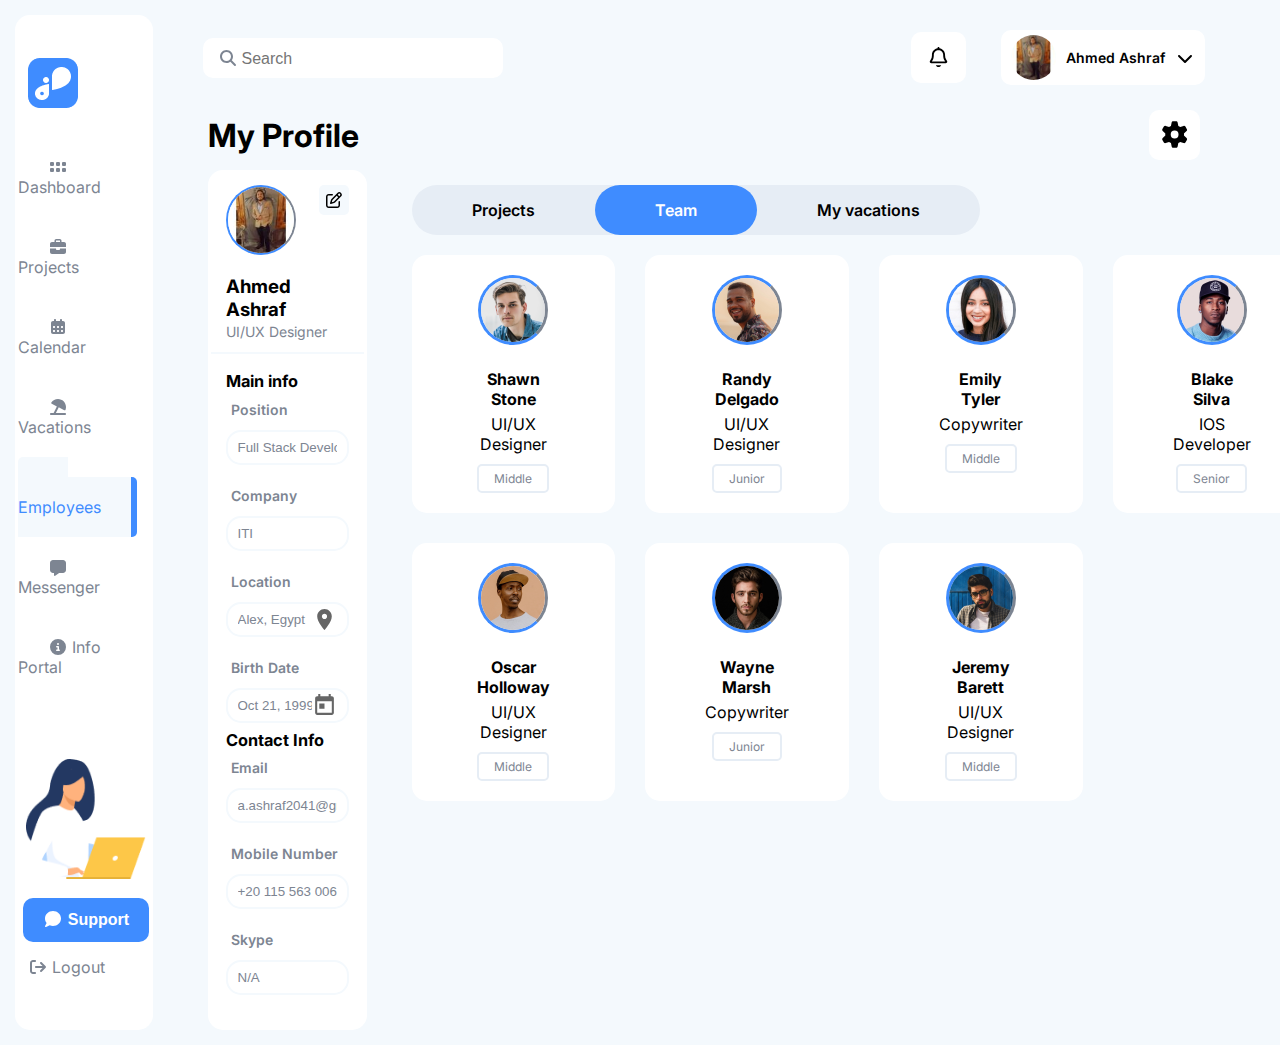
<file: profile.html>
<!DOCTYPE html>
<html lang="en">

<head>
    <meta charset="UTF-8">
    <meta name="viewport" content="width=device-width, initial-scale=1.0">
    <title>Profile</title>
    <link href="https://fonts.googleapis.com/css2?family=Inter:wght@400;500;600;700&display=swap" rel="stylesheet">
    <link rel="stylesheet" href="style/all.min.css">
    <link rel="stylesheet" href="style/profile.css">

</head>

<body>
    <aside class="sidebar">
        <div class="list">
            <img src="images/Company's logo.png" alt="Logo">
            <nav class="sidebar-nav">
                <ul>
                    <ul>
                        <li><a href="index.html"><i class="fa-solid fa-grip"></i> Dashboard</a>
                        </li>
                        <li><a href="projects.html"><i class="fa-solid fa-briefcase"></i> Projects</a></li>
                        <li><a href="#"><i class="fa-solid fa-calendar-days"></i> Calendar</a></li>
                        <li><a href="#"><i class="fa-solid fa-umbrella-beach"></i> Vacations</a></li>
                        <li><a class="active" href="profile.html"><i class="fa-solid fa-users"></i> Employees</a></li>
                        <li><a href="#"><i class="fa-solid fa-message"></i> Messenger</a></li>
                        <li><a href="#"><i class="fa-solid fa-circle-info"></i> Info Portal</a></li>
                    </ul>
                </ul>
            </nav>
        </div>
        <div class="logout">
            <div class="laptop_image">
                <img src="images/illustration.png" alt="Laptop">
            </div>
            <div class="button">
                <button><i class="fa-solid fa-comment"></i> Support</button>
            </div>
            <div class="logout_text">
                <p><i class="fa-solid fa-arrow-right-from-bracket"></i> Logout</p>
            </div>
        </div>
    </aside>
    <main>
        <div class="navbar">
            <div class="search">
                <i class="fa-solid fa-magnifying-glass"></i>
                <input type="text" placeholder="Search">
            </div>
            <div class="profile">
                <div class="bell_icon">
                    <i class="fa-regular fa-bell"></i>
                </div>
                <div class="profile_content">
                    <img src="images/profile_pic.jpg" alt="Profile Picture">
                    <p>Ahmed Ashraf</p>
                    <i class="fa-solid fa-chevron-down"></i>
                </div>
            </div>
        </div>
        <div class="content">
            <div class="profile">
                <h1>My Profile</h1>
            </div>
            <div class="gear_btn">
                <div class="gear_icon">
                    <i class="fa-solid fa-gear"></i>
                </div>
            </div>
        </div>


        <div class="profile_section">
            <!-- section -->
            <section class="info">
                <div class="info_header">
                    <img src="images/profile_pic.jpg" alt="Picture">
                    <div class="icon">
                        <div class="icon_pen">
                            <i class="fa-regular fa-pen-to-square"></i>
                        </div>
                    </div>
                </div>
                <div class="info_intro">
                    <h3>Ahmed Ashraf</h3>
                    <p>UI/UX Designer</p>
                </div>
                <div class="main_info">
                    <h3>Main info</h3>
                    <form action="#" method="post">
                        <div class="form_group">
                            <div class="position">
                                <label for="position">Position</label>
                                <input type="text" id="position" name="position" value="Full Stack Developer" readonly>
                            </div>
                            <div class="company">
                                <label for="company">Company</label>
                                <input type="text" id="company" name="company" value="ITI" readonly>
                            </div>
                            <div class="location">
                                <label for="location">Location</label>
                                <input type="text" id="location" name="location" value="Alex, Egypt " readonly>
                            </div>
                            <div class="birthdate">
                                <label for="birthdate">Birth Date</label>
                                <input type="text" id="birthdate" name="birthdate" value="Oct 21, 1999" readonly>
                            </div>
                        </div>
                    </form>
                    <h3>Contact Info</h3>
                    <form action="#" method="post">
                        <div class="form_group">
                            <div class="email">
                                <label for="email">Email</label>
                                <input type="email" id="email" name="email" value="a.ashraf2041@gmail.com" readonly>
                            </div>
                            <div class="phone">
                                <label for="phone">Mobile Number</label>
                                <input type="tel" id="phone" name="phone" value="+20 115 563 0065" readonly>
                            </div>
                            <div class="skype">
                                <label for="skype">Skype</label>
                                <input type="text" id="skype" name="skype" value="N/A" readonly>
                            </div>
                        </div>
                    </form>
                </div>
            </section>
            <section class="team_info">
                <div class="header">
                    <ul>
                        <li><a href="projects.html">Projects</a></li>
                        <li class="active"><a href="profile.html">Team</a></li>
                        <li><a href="#">My vacations</a></li>
                    </ul>
                </div>
                <div class="team_cards">
                    <div class="team_card">
                        <img src="images/team1.png" alt="team img 1">
                        <h4>Shawn Stone</h4>
                        <p>UI/UX Designer</p>
                        <span>Middle</span>
                    </div>
                    <div class="team_card">
                        <img src="images/team2.png" alt="team img 2">
                        <h4>Randy Delgado</h4>
                        <p>UI/UX Designer</p>
                        <span>Junior</span>
                    </div>
                    <div class="team_card">
                        <img src="images/team3.png" alt="team img 3">
                        <h4>Emily Tyler</h4>
                        <p>Copywriter</p>
                        <span>Middle</span>
                    </div>
                    <div class="team_card">
                        <img src="images/team4.png" alt="team img 4">
                        <h4>Blake Silva</h4>
                        <p>IOS Developer</p>
                        <span>Senior</span>
                    </div>
                    <div class="team_card">
                        <img src="images/team5.png" alt="team img 5">
                        <h4>Oscar Holloway</h4>
                        <p>UI/UX Designer</p>
                        <span>Middle</span>
                    </div>
                    <div class="team_card">
                        <img src="images/team6.png" alt="team img 6">
                        <h4>Wayne Marsh</h4>
                        <p>Copywriter</p>
                        <span>Junior</span>
                    </div>
                    <div class="team_card">
                        <img src="images/team7.png" alt="team img 7">
                        <h4>Jeremy Barett</h4>
                        <p>UI/UX Designer</p>
                        <span>Middle</span>
                    </div>
                </div>
            </section>
        </div>

    </main>
    <script src="js/all.min.js"></script>
</body>
</file>
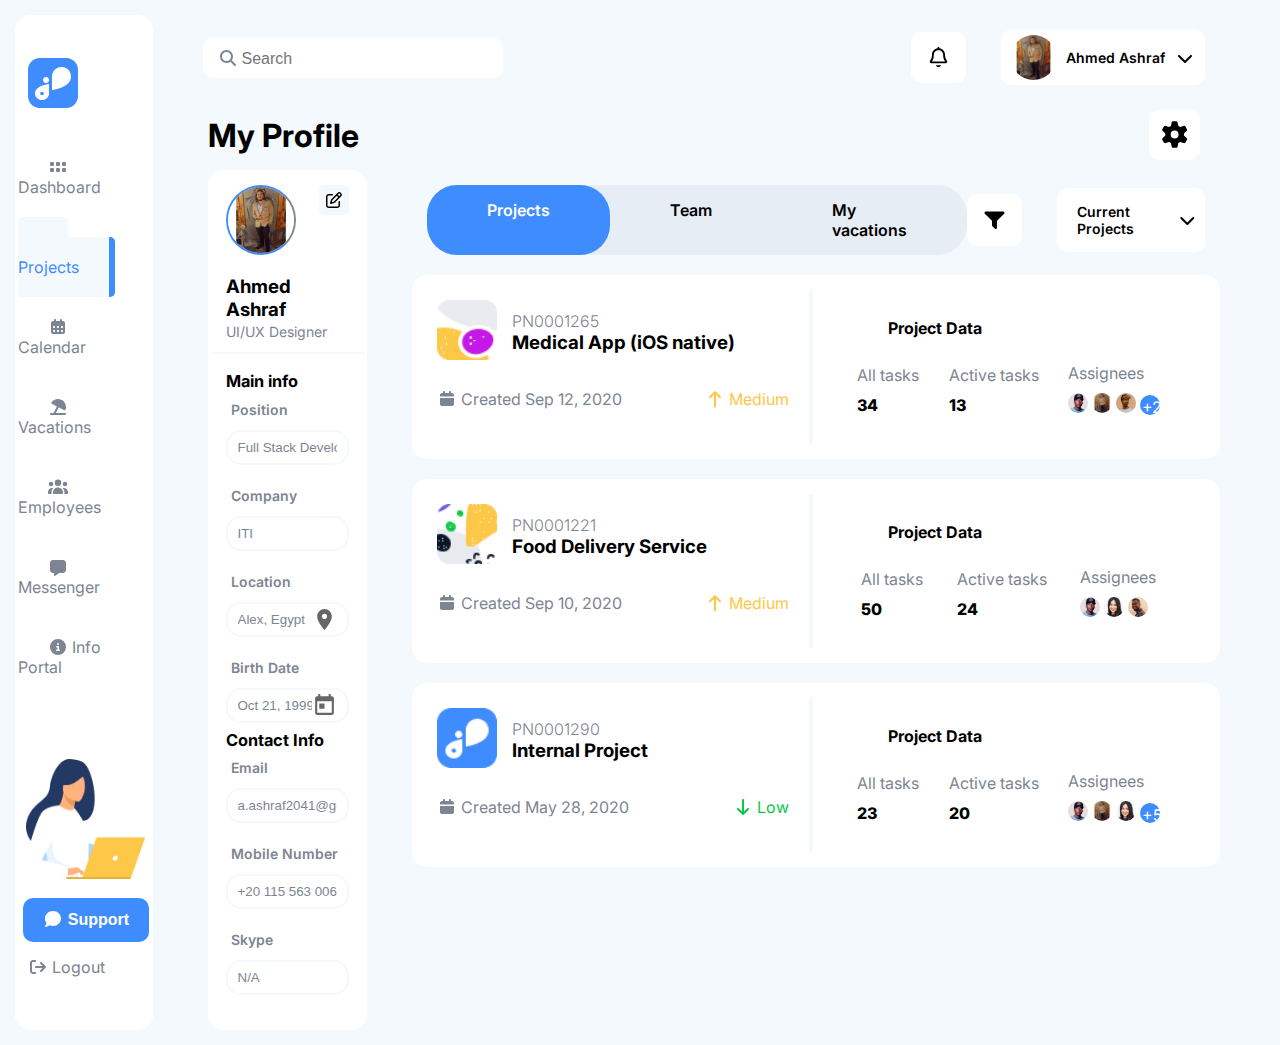
<file: projects.html>
<!DOCTYPE html>
<html lang="en">

<head>
    <meta charset="UTF-8">
    <meta name="viewport" content="width=device-width, initial-scale=1.0">
    <title>Profile</title>
    <link href="https://fonts.googleapis.com/css2?family=Inter:wght@400;500;600;700&display=swap" rel="stylesheet">
    <link rel="stylesheet" href="style/all.min.css">
    <link rel="stylesheet" href="style/projects.css">

</head>

<body>
    <aside class="sidebar">
        <div class="list">
            <img src="images/Company's logo.png" alt="Logo">
            <nav class="sidebar-nav">
                <ul>
                    <ul>
                        <li><a href="index.html"><i class="fa-solid fa-grip"></i> Dashboard</a>
                        </li>
                        <li><a class="active" href="projects.html"><i class="fa-solid fa-briefcase"></i> Projects</a>
                        </li>
                        <li><a href="#"><i class="fa-solid fa-calendar-days"></i> Calendar</a></li>
                        <li><a href="#"><i class="fa-solid fa-umbrella-beach"></i> Vacations</a></li>
                        <li><a href="profile.html"><i class="fa-solid fa-users"></i> Employees</a></li>
                        <li><a href="#"><i class="fa-solid fa-message"></i> Messenger</a></li>
                        <li><a href="#"><i class="fa-solid fa-circle-info"></i> Info Portal</a></li>
                    </ul>
                </ul>
            </nav>
        </div>
        <div class="logout">
            <div class="laptop_image">
                <img src="images/illustration.png" alt="Laptop">
            </div>
            <div class="button">
                <button><i class="fa-solid fa-comment"></i> Support</button>
            </div>
            <div class="logout_text">
                <p><i class="fa-solid fa-arrow-right-from-bracket"></i> Logout</p>
            </div>
        </div>
    </aside>
    <main>
        <div class="navbar">
            <div class="search">
                <i class="fa-solid fa-magnifying-glass"></i>
                <input type="text" placeholder="Search">
            </div>
            <div class="profile">
                <div class="bell_icon">
                    <i class="fa-regular fa-bell"></i>
                </div>
                <div class="profile_content">
                    <img src="images/profile_pic.jpg" alt="Profile Picture">
                    <p>Ahmed Ashraf</p>
                    <i class="fa-solid fa-chevron-down"></i>
                </div>
            </div>
        </div>
        <div class="content">
            <div class="profile">
                <h1>My Profile</h1>
            </div>
            <div class="gear_btn">
                <div class="gear_icon">
                    <i class="fa-solid fa-gear"></i>
                </div>
            </div>
        </div>
        <div class="profile_section">
            <!-- section -->
            <section class="info">
                <div class="info_header">
                    <img src="images/profile_pic.jpg" alt="Picture">
                    <div class="icon">
                        <div class="icon_pen">
                            <i class="fa-regular fa-pen-to-square"></i>
                        </div>
                    </div>
                </div>
                <div class="info_intro">
                    <h3>Ahmed Ashraf</h3>
                    <p>UI/UX Designer</p>
                </div>
                <div class="main_info">
                    <h3>Main info</h3>
                    <form action="#" method="post">
                        <div class="form_group">
                            <div class="position">
                                <label for="position">Position</label>
                                <input type="text" id="position" name="position" value="Full Stack Developer" readonly>
                            </div>
                            <div class="company">
                                <label for="company">Company</label>
                                <input type="text" id="company" name="company" value="ITI" readonly>
                            </div>
                            <div class="location">
                                <label for="location">Location</label>
                                <input type="text" id="location" name="location" value="Alex, Egypt " readonly>
                            </div>
                            <div class="birthdate">
                                <label for="birthdate">Birth Date</label>
                                <input type="text" id="birthdate" name="birthdate" value="Oct 21, 1999" readonly>
                            </div>
                        </div>
                    </form>
                    <h3>Contact Info</h3>
                    <form action="#" method="post">
                        <div class="form_group">
                            <div class="email">
                                <label for="email">Email</label>
                                <input type="email" id="email" name="email" value="a.ashraf2041@gmail.com" readonly>
                            </div>
                            <div class="phone">
                                <label for="phone">Mobile Number</label>
                                <input type="tel" id="phone" name="phone" value="+20 115 563 0065" readonly>
                            </div>
                            <div class="skype">
                                <label for="skype">Skype</label>
                                <input type="text" id="skype" name="skype" value="N/A" readonly>
                            </div>
                        </div>
                    </form>
                </div>
            </section>
            <section class="projects_info">
                <div class="header">
                    <div class="list2">
                        <ul>
                            <li class="active"><a href="projects.html">Projects</a></li>
                            <li><a href="profile.html">Team</a></li>
                            <li><a href="#">My vacations</a></li>
                        </ul>
                    </div>
                    <div class="curr_projects">
                        <div class="filter_icon">
                            <i class="fa-solid fa-filter"></i>
                        </div>
                        <div class="projects_content">
                            <p>Current Projects</p>
                            <i class="fa-solid fa-chevron-down"></i>
                        </div>
                    </div>
                </div>
                <div class="project_cards">
                    <div class="project_card">
                        <div class="left-card">
                            <div class="card_header">
                                <div class="card_image">
                                    <img src="images/card1.png" alt="card_image">
                                </div>
                                <div class="project_number">
                                    <p>PN0001265</p>
                                    <h3>Medical App (iOS native)</h3>
                                </div>
                            </div>
                            <div class="card_content">
                                <div class="date">
                                    <i class="fa-solid fa-calendar"></i>
                                    <span>Created Sep 12, 2020</span>
                                </div>
                                <div class="difficulty yellow">
                                    <i class="fa-solid fa-arrow-up"></i>
                                    <span>Medium</span>
                                </div>
                            </div>
                        </div>
                        <div class="right-card">
                            <h4>Project Data</h4>
                            <div class="tasks">
                                <div class="all_tasks">
                                    <p>All tasks</p>
                                    <p>34</p>
                                </div>
                                <div class="active_tasks">
                                    <p>Active tasks</p>
                                    <p>13</p>
                                </div>
                                <div class="assignees">
                                    <p>Assignees</p>
                                    <img src="images/team4.png" alt="">
                                    <img src="images/profile_pic.jpg" alt="">
                                    <img src="images/team5.png" alt="">
                                    <span>+2</span>
                                </div>
                            </div>
                        </div>
                    </div>
                    <div class="project_card">
                        <div class="left-card">
                            <div class="card_header">
                                <div class="card_image">
                                    <img src="images/card2.png" alt="card_image">
                                </div>
                                <div class="project_number">
                                    <p>PN0001221</p>
                                    <h3>Food Delivery Service</h3>
                                </div>
                            </div>
                            <div class="card_content">
                                <div class="date">
                                    <i class="fa-solid fa-calendar"></i>
                                    <span>Created Sep 10, 2020</span>
                                </div>
                                <div class="difficulty yellow">
                                    <i class="fa-solid fa-arrow-up"></i>
                                    <span>Medium</span>
                                </div>
                            </div>
                        </div>
                        <div class="right-card">
                            <h4>Project Data</h4>
                            <div class="tasks">
                                <div class="all_tasks">
                                    <p>All tasks</p>
                                    <p>50</p>
                                </div>
                                <div class="active_tasks">
                                    <p>Active tasks</p>
                                    <p>24</p>
                                </div>
                                <div class="assignees">
                                    <p>Assignees</p>
                                    <img src="images/team4.png" alt="">
                                    <img src="images/team3.png" alt="">
                                    <img src="images/team2.png" alt="">
                                </div>
                            </div>
                        </div>
                    </div>
                    <div class="project_card">
                        <div class="left-card">
                            <div class="card_header">
                                <div class="card_image">
                                    <img src="images/Company's logo.png" alt="card_image">
                                </div>
                                <div class="project_number">
                                    <p>PN0001290</p>
                                    <h3>Internal Project</h3>
                                </div>
                            </div>
                            <div class="card_content">
                                <div class="date">
                                    <i class="fa-solid fa-calendar"></i>
                                    <span>Created May 28, 2020</span>
                                </div>
                                <div class="difficulty green">
                                    <i class="fa-solid fa-arrow-down"></i>
                                    <span>Low</span>
                                </div>
                            </div>
                        </div>
                        <div class="right-card">
                            <h4>Project Data</h4>
                            <div class="tasks">
                                <div class="all_tasks">
                                    <p>All tasks</p>
                                    <p>23</p>
                                </div>
                                <div class="active_tasks">
                                    <p>Active tasks</p>
                                    <p>20</p>
                                </div>
                                <div class="assignees">
                                    <p>Assignees</p>
                                    <img src="images/team4.png" alt="">
                                    <img src="images/profile_pic.jpg" alt="">
                                    <img src="images/team3.png" alt="">
                                    <span>+5</span>
                                </div>
                            </div>
                        </div>
                    </div>
                </div>
            </section>
        </div>

    </main>
    <script src="js/all.min.js"></script>
</body>
</file>
<file: style/profile.css>
:root {
    --background-color: #f4f9fd;
    --blue-color: #3f8cff;
    --grey-color: #7d8592;
    --yellow-color: #fdc748;
    --pink-color: #de92eb;
    --purple-color: #6d5dd3;
    --green-color: #0ac947;
    --light-grey-color: #e6edf5;
}

* {
    box-sizing: border-box;
    -moz-box-sizing: border-box;
    -webkit-box-sizing: border-box;
    margin: 0;
    padding: 0;
}

body {
    font-family: 'Inter', sans-serif;
    background-color: var(--background-color);
    padding: 15px;
    display: flex;
}

aside {
    background-color: white;
    width: 11%;
    display: flex;
    flex-direction: column;
    align-items: center;
    justify-content: space-around;
    padding: 15px 3px;
    border-radius: 15px;
}

.sidebar .list img {
    width: 50px;
    height: 50px;
    margin-bottom: 15px;
    margin-left: 10px;
}

.sidebar .list .sidebar-nav ul {
    display: flex;
    flex-direction: column;
    gap: 40px;
    list-style: none;
    padding: 0;
    margin-top: 15px;
}

.sidebar .list .sidebar-nav ul li a {
    text-decoration: none;
    color: var(--grey-color);
    padding: 20px 30px;
}


.sidebar .list .sidebar-nav ul li a.active {
    color: var(--blue-color);
    position: relative;
    background-color: var(--background-color);
    border-right: 6px solid var(--blue-color);
    border-radius: 5px;

}

.sidebar .list .sidebar-nav ul li a:hover {
    color: var(--blue-color);
}

.sidebar .logout {
    margin-top: 15px;
    text-align: center;
    display: flex;
    flex-direction: column;
    align-items: center;
    gap: 15px;
    padding: 10px 0;
}

.sidebar .logout .laptop_image img {
    width: 120px;
    height: 120px;
}

.sidebar .logout button {
    background-color: var(--blue-color);
    color: white;
    border: none;
    padding: 13px 20px;
    border-radius: 10px;
    cursor: pointer;
    font-size: 16px;
    font-weight: 600;
}

.sidebar .logout {
    margin-left: 5px;
}

.sidebar .logout .logout_text {
    color: var(--grey-color);
    align-self: start;
    margin-left: 5px;
}

.sidebar .logout .logout_text:hover {
    color: var(--blue-color);
    cursor: pointer;
}

main {
    width: 85%;
    margin-left: 20px;
}

main .navbar {
    display: flex;
    align-items: center;
    padding: 15px;
    border-radius: 15px;
    justify-content: space-between;
    margin-bottom: 10px;
}

main .navbar .search {
    background-color: white;
    padding: 10px 15px;
    border-radius: 10px;
    width: 300px;
    color: var(--grey-color);
    margin-left: 15px;
}

main .navbar .search input {
    border: none;
    outline: none;
    font-size: 16px;
    color: var(--grey-color);
}

main .navbar .profile {
    display: flex;
    align-items: center;
    justify-content: center;
    gap: 35px;
    margin-right: 15px;
}

main .navbar .profile .bell_icon {
    background-color: white;
    padding: 15px;
    border-radius: 10px;
    cursor: pointer;
}

main .navbar .profile .bell_icon .fa-bell {
    font-size: 20px;
}

main .navbar .profile .bell_icon:hover {
    color: var(--blue-color);
}

main .navbar .profile_content {
    display: flex;
    align-items: center;
    gap: 10px;
    background-color: white;
    padding: 5px 10px;
    border-radius: 10px;
}

main .navbar .profile_content .fa-chevron-down {
    cursor: pointer;
}

main .navbar .profile_content .fa-chevron-down:hover {
    color: var(--blue-color);
}

main .navbar .profile_content p {
    font-weight: 600;
    font-size: 14px;
}

main .navbar .profile_content img {
    width: 45px;
    height: 45px;
    border-radius: 50%;
    cursor: pointer;
}

main .content {
    display: flex;
    align-items: center;
    justify-content: space-between;
    margin-bottom: 10px;
}

main .content .profile {
    margin-left: 35px;
}

main .content .gear_btn .gear_icon {
    background-color: white;
    padding: 10px;
    border-radius: 10px;
    cursor: pointer;
    font-size: 25px;
    margin-right: 35px;
}


main .content .gear_btn .gear_icon:hover {
    color: var(--blue-color);
}

main .profile_section {
    display: flex;
    gap: 30px;
}

main .profile_section .team_info {
    flex: 1;
    padding: 15px;
}



main .profile_section .info {
    width: 15%;
    background-color: white;
    padding: 15px 3px;
    border-radius: 15px;
    margin-left: 35px;
}

main .profile_section .info .info_header {
    display: flex;
    justify-content: space-between;
    padding: 0 15px;
    margin-bottom: 20px;
}

main .profile_section .info .info_header img {
    width: 70px;
    height: 70px;
    border-radius: 50%;
    border: 2px solid var(--blue-color);
    border-right-color: var(--grey-color);
    cursor: pointer;
}

main .profile_section .info .info_header .icon .icon_pen {
    background-color: var(--background-color);
    padding: 5px;
    border-radius: 5px;
}


main .profile_section .info .info_header .icon .icon_pen:hover {
    background-color: var(--blue-color);
    color: white;
    cursor: pointer;
}

main .profile_section .info .info_intro {
    padding: 0 15px;
    border-bottom: 2px solid var(--background-color);
}

main .profile_section .info .info_intro p {
    color: var(--grey-color);
    font-size: 14px;
    line-height: 1.5;
    padding-bottom: 10px;
}

main .profile_section .info .main_info {
    padding: 15px;
    display: flex;
    flex-direction: column;
    font-size: 14px;
    color: var(--grey-color);
    line-height: 1.5;

}

main .profile_section .info .main_info h3 {
    color: black;
}

main .profile_section .info .main_info form .form_group {
    display: flex;
    flex-direction: column;
    gap: 10px;
}

main .profile_section .info .main_info form .form_group>div {
    display: flex;
    flex-direction: column;
    gap: 5px;
}

main .profile_section .info .main_info form .form_group>div input {
    padding: 8px 10px;
    border: 2px solid var(--background-color);
    border-radius: 15px;
    color: var(--grey-color);
    margin-bottom: 5px;
}

main .profile_section .info .main_info form .form_group>div input:focus {
    border: 2px solid var(--blue-color);
    outline: none;
}

main .profile_section .info .main_info form .form_group>div label {
    font-size: 14px;
    font-weight: 600;
    cursor: pointer;
    margin: 5px 5px;
}

/* Location icon - Blue color */
main .profile_section .info .main_info form .form_group .location input {
    padding: 8px 35px 8px 10px;
    background-image: url('data:image/svg+xml,<svg xmlns="http://www.w3.org/2000/svg" viewBox="0 0 24 24" fill="%23666666"><path d="M12 2C8.13 2 5 5.13 5 9c0 5.25 7 13 7 13s7-7.75 7-13c0-3.87-3.13-7-7-7zm0 9.5c-1.38 0-2.5-1.12-2.5-2.5s1.12-2.5 2.5-2.5 2.5 1.12 2.5 2.5-1.12 2.5-2.5 2.5z"/></svg>');
    background-repeat: no-repeat;
    background-position: calc(100% - 10px) center;
    background-size: 25px 25px;
}

/* Birthdate icon - Green color */
main .profile_section .info .main_info form .form_group .birthdate input {
    padding: 8px 35px 8px 10px;
    background-image: url('data:image/svg+xml,<svg xmlns="http://www.w3.org/2000/svg" viewBox="0 0 24 24" fill="%23666666"><path d="M19 3h-1V1h-2v2H8V1H6v2H5c-1.11 0-1.99.9-1.99 2L3 19c0 1.1.89 2 2 2h14c1.1 0 2-.9 2-2V5c0-1.1-.9-2-2-2zm0 16H5V8h14v11zM7 10h5v5H7z"/></svg>');
    background-repeat: no-repeat;
    background-position: calc(100% - 10px) center;
    background-size: 25px 25px;
}

main .profile_section .team_info .header ul {
    display: flex;
    list-style: none;
    background-color: var(--light-grey-color);
    border-radius: 30px;
    width: fit-content;
}

main .profile_section .team_info .header ul li {
    padding: 15px 60px;
    cursor: pointer;
    transition: 0.3s;
}

main .profile_section .team_info .header ul li a {
    text-decoration: none;
    color: black;
    font-weight: 600;
}

main .profile_section .team_info .header ul li:hover {
    background-color: var(--blue-color);
    border-radius: 30px;
}

main .profile_section .team_info .header ul li:hover a {
    color: white;
}

main .profile_section .team_info .header ul li.active {
    background-color: var(--blue-color);
    border-radius: 30px;
}

main .profile_section .team_info .header ul li.active a {
    color: white;
}

main .profile_section .team_cards {
    display: grid;
    grid-template-columns: repeat(4, 1fr);
    gap: 30px;
    margin-top: 20px;
}

main .profile_section .team_cards .team_card {
    background-color: white;
    text-align: center;
    padding: 20px 60px;
    border-radius: 15px;
    cursor: pointer;
    transition: 0.3s;
}

main .profile_section .team_cards .team_card img {
    width: 70px;
    height: 70px;
    border-radius: 50%;
    margin-bottom: 15px;
    border: 3px solid var(--blue-color);
    border-right-color: var(--grey-color);
}

main .profile_section .team_cards .team_card h4 {
    margin: 5px;

}

main .profile_section .team_cards .team_card span {
    display: block;
    margin: auto;
    padding: 5px 15px;
    border: 2px solid var(--light-grey-color);
    border-radius: 5px;
    font-size: 12px;
    color: var(--grey-color);
    margin-top: 10px;
    width: fit-content;
}
</file>
<file: style/projects.css>
:root {
    --background-color: #f4f9fd;
    --blue-color: #3f8cff;
    --grey-color: #7d8592;
    --yellow-color: #fdc748;
    --pink-color: #de92eb;
    --purple-color: #6d5dd3;
    --green-color: #0ac947;
    --light-grey-color: #e6edf5;
}

* {
    box-sizing: border-box;
    -moz-box-sizing: border-box;
    -webkit-box-sizing: border-box;
    margin: 0;
    padding: 0;
}

body {
    font-family: 'Inter', sans-serif;
    background-color: var(--background-color);
    padding: 15px;
    display: flex;
}

aside {
    background-color: white;
    width: 11%;
    display: flex;
    flex-direction: column;
    align-items: center;
    justify-content: space-around;
    padding: 15px 3px;
    border-radius: 15px;
}

.sidebar .list img {
    width: 50px;
    height: 50px;
    margin-bottom: 15px;
    margin-left: 10px;
}

.sidebar .list .sidebar-nav ul {
    display: flex;
    flex-direction: column;
    gap: 40px;
    list-style: none;
    padding: 0;
    margin-top: 15px;
}

.sidebar .list .sidebar-nav ul li a {
    text-decoration: none;
    color: var(--grey-color);
    padding: 20px 30px;
}


.sidebar .list .sidebar-nav ul li a.active {
    color: var(--blue-color);
    position: relative;
    background-color: var(--background-color);
    border-right: 6px solid var(--blue-color);
    border-radius: 5px;

}

.sidebar .list .sidebar-nav ul li a:hover {
    color: var(--blue-color);
}

.sidebar .logout {
    margin-top: 15px;
    text-align: center;
    display: flex;
    flex-direction: column;
    align-items: center;
    gap: 15px;
    padding: 10px 0;
}

.sidebar .logout .laptop_image img {
    width: 120px;
    height: 120px;
}

.sidebar .logout button {
    background-color: var(--blue-color);
    color: white;
    border: none;
    padding: 13px 20px;
    border-radius: 10px;
    cursor: pointer;
    font-size: 16px;
    font-weight: 600;
}

.sidebar .logout {
    margin-left: 5px;
}

.sidebar .logout .logout_text {
    color: var(--grey-color);
    align-self: start;
    margin-left: 5px;
}

.sidebar .logout .logout_text:hover {
    color: var(--blue-color);
    cursor: pointer;
}

main {
    width: 85%;
    margin-left: 20px;
}

main .navbar {
    display: flex;
    align-items: center;
    padding: 15px;
    border-radius: 15px;
    justify-content: space-between;
    margin-bottom: 10px;
}

main .navbar .search {
    background-color: white;
    padding: 10px 15px;
    border-radius: 10px;
    width: 300px;
    color: var(--grey-color);
    margin-left: 15px;
}

main .navbar .search input {
    border: none;
    outline: none;
    font-size: 16px;
    color: var(--grey-color);
}

main .navbar .profile {
    display: flex;
    align-items: center;
    justify-content: center;
    gap: 35px;
    margin-right: 15px;
}

main .navbar .profile .bell_icon {
    background-color: white;
    padding: 15px;
    border-radius: 10px;
    cursor: pointer;
}

main .navbar .profile .bell_icon .fa-bell {
    font-size: 20px;
}

main .navbar .profile .bell_icon:hover {
    color: var(--blue-color);
}

main .navbar .profile_content {
    display: flex;
    align-items: center;
    gap: 10px;
    background-color: white;
    padding: 5px 10px;
    border-radius: 10px;
}

main .navbar .profile_content .fa-chevron-down {
    cursor: pointer;
}

main .navbar .profile_content .fa-chevron-down:hover {
    color: var(--blue-color);
}

main .navbar .profile_content p {
    font-weight: 600;
    font-size: 14px;
}

main .navbar .profile_content img {
    width: 45px;
    height: 45px;
    border-radius: 50%;
    cursor: pointer;
}

main .content {
    display: flex;
    align-items: center;
    justify-content: space-between;
    margin-bottom: 10px;
}

main .content .profile {
    margin-left: 35px;
}

main .content .gear_btn .gear_icon {
    background-color: white;
    padding: 10px;
    border-radius: 10px;
    cursor: pointer;
    font-size: 25px;
    margin-right: 35px;
}


main .content .gear_btn .gear_icon:hover {
    color: var(--blue-color);
}

main .profile_section {
    display: flex;
    gap: 30px;
}


main .profile_section .info {
    width: 15%;
    background-color: white;
    padding: 15px 3px;
    border-radius: 15px;
    margin-left: 35px;
}

main .profile_section .info .info_header {
    display: flex;
    justify-content: space-between;
    padding: 0 15px;
    margin-bottom: 20px;
}

main .profile_section .info .info_header img {
    width: 70px;
    height: 70px;
    border-radius: 50%;
    border: 2px solid var(--blue-color);
    border-right-color: var(--grey-color);
    cursor: pointer;
}

main .profile_section .info .info_header .icon .icon_pen {
    background-color: var(--background-color);
    padding: 5px;
    border-radius: 5px;
}


main .profile_section .info .info_header .icon .icon_pen:hover {
    background-color: var(--blue-color);
    color: white;
    cursor: pointer;
}

main .profile_section .info .info_intro {
    padding: 0 15px;
    border-bottom: 2px solid var(--background-color);
}

main .profile_section .info .info_intro p {
    color: var(--grey-color);
    font-size: 14px;
    line-height: 1.5;
    padding-bottom: 10px;
}

main .profile_section .info .main_info {
    padding: 15px;
    display: flex;
    flex-direction: column;
    font-size: 14px;
    color: var(--grey-color);
    line-height: 1.5;

}

main .profile_section .info .main_info h3 {
    color: black;
}

main .profile_section .info .main_info form .form_group {
    display: flex;
    flex-direction: column;
    gap: 10px;
}

main .profile_section .info .main_info form .form_group>div {
    display: flex;
    flex-direction: column;
    gap: 5px;
}

main .profile_section .info .main_info form .form_group>div input {
    padding: 8px 10px;
    border: 2px solid var(--background-color);
    border-radius: 15px;
    color: var(--grey-color);
    margin-bottom: 5px;
}

main .profile_section .info .main_info form .form_group>div input:focus {
    border: 2px solid var(--blue-color);
    outline: none;
}

main .profile_section .info .main_info form .form_group>div label {
    font-size: 14px;
    font-weight: 600;
    cursor: pointer;
    margin: 5px 5px;
}

main .profile_section .info .main_info form .form_group .location input {
    padding: 8px 35px 8px 10px;
    background-image: url('data:image/svg+xml,<svg xmlns="http://www.w3.org/2000/svg" viewBox="0 0 24 24" fill="%23666666"><path d="M12 2C8.13 2 5 5.13 5 9c0 5.25 7 13 7 13s7-7.75 7-13c0-3.87-3.13-7-7-7zm0 9.5c-1.38 0-2.5-1.12-2.5-2.5s1.12-2.5 2.5-2.5 2.5 1.12 2.5 2.5-1.12 2.5-2.5 2.5z"/></svg>');
    background-repeat: no-repeat;
    background-position: calc(100% - 10px) center;
    background-size: 25px 25px;
}

main .profile_section .info .main_info form .form_group .birthdate input {
    padding: 8px 35px 8px 10px;
    background-image: url('data:image/svg+xml,<svg xmlns="http://www.w3.org/2000/svg" viewBox="0 0 24 24" fill="%23666666"><path d="M19 3h-1V1h-2v2H8V1H6v2H5c-1.11 0-1.99.9-1.99 2L3 19c0 1.1.89 2 2 2h14c1.1 0 2-.9 2-2V5c0-1.1-.9-2-2-2zm0 16H5V8h14v11zM7 10h5v5H7z"/></svg>');
    background-repeat: no-repeat;
    background-position: calc(100% - 10px) center;
    background-size: 25px 25px;
}


main .profile_section .projects_info {
    flex: 1;
    padding: 15px;
}

main .profile_section .projects_info .header {
    display: flex;
    align-items: center;
    justify-content: space-between;
    padding: 0 15px;
    margin-bottom: 20px;
}


main .profile_section .projects_info .header .list2 ul {
    display: flex;
    list-style: none;
    background-color: var(--light-grey-color);
    border-radius: 30px;
    width: fit-content;
}

main .profile_section .projects_info .header .list2 ul li {
    padding: 15px 60px;
    cursor: pointer;
    transition: 0.3s;
}

main .profile_section .projects_info .header .list2 ul li a {
    text-decoration: none;
    color: black;
    font-weight: 600;
}

main .profile_section .projects_info .header .list2 ul li:hover {
    background-color: var(--blue-color);
    border-radius: 30px;
}

main .profile_section .projects_info .header .list2 ul li:hover a {
    color: white;
}

main .profile_section .projects_info .header .list2 ul li.active {
    background-color: var(--blue-color);
    border-radius: 30px;
}

main .profile_section .projects_info .header .list2 ul li.active a {
    color: white;
}

main .profile_section .projects_info .header .curr_projects {
    display: flex;
    align-items: center;
    justify-content: center;
    gap: 35px;
}

main .profile_section .projects_info .header .curr_projects .filter_icon {
    background-color: white;
    padding: 15px;
    border-radius: 10px;
    cursor: pointer;
}

main .profile_section .projects_info .header .curr_projects .filter_icon .fa-filter {
    font-size: 20px;
}

main .profile_section .projects_info .header .curr_projects .filter_icon .fa-filter:hover {
    color: var(--blue-color);
}

main .profile_section .projects_info .header .curr_projects .projects_content {
    display: flex;
    align-items: center;
    gap: 10px;
    background-color: white;
    padding: 5px 10px;
    border-radius: 10px;
}

main .profile_section .projects_info .header .curr_projects .projects_content .fa-chevron-down {
    cursor: pointer;
}

main .profile_section .projects_info .header .curr_projects .projects_content .fa-chevron-down:hover {
    color: var(--blue-color);
}

main .profile_section .projects_info .header .curr_projects .projects_content p {
    font-weight: 600;
    font-size: 14px;
    padding: 10px;
}


main .profile_section .projects_info .project_cards .project_card {
    background-color: white;
    padding: 15px;
    border-radius: 15px;
    margin-bottom: 20px;
    display: flex;
    align-items: center;
}

main .profile_section .projects_info .project_cards .project_card .left-card {
    border-right: 4px solid var(--background-color);
    flex: 1;
    padding: 10px;
}

main .profile_section .projects_info .project_cards .project_card .left-card .card_header {
    display: flex;
    align-items: center;
    margin-bottom: 25px;
}

main .profile_section .projects_info .project_cards .project_card .left-card .card_header img {
    width: 60px;
    height: 60px;
    border-radius: 10px;
    margin-right: 15px;
}

main .profile_section .projects_info .project_cards .project_card .left-card .card_header .project_number p {
    color: var(--grey-color);
    font-weight: 300;
}

main .profile_section .projects_info .project_cards .project_card .left-card .card_content {
    display: flex;
    align-items: center;
    justify-content: space-between;
    margin-bottom: 25px;
}

main .profile_section .projects_info .project_cards .project_card .left-card .card_content .date {
    color: var(--grey-color);
}

main .profile_section .projects_info .project_cards .project_card .left-card .card_content .difficulty.yellow {
    color: var(--yellow-color);
    margin-right: 10px;
}

main .profile_section .projects_info .project_cards .project_card .left-card .card_content .difficulty.green {
    color: var(--green-color);
    margin-right: 10px;
}

main .profile_section .projects_info .project_cards .project_card .right-card {
    flex: 1;
    padding: 0 15px;
}

main .profile_section .projects_info .project_cards .project_card .right-card h4 {
    margin-bottom: 25px;
    padding-left: 60px;
}

main .profile_section .projects_info .project_cards .project_card .right-card .tasks {
    display: flex;
    justify-content: space-evenly;
    align-items: center;
    /* text-align: center; */
}

main .profile_section .projects_info .project_cards .project_card .right-card .tasks>div>p:first-child {
    color: var(--grey-color);
    margin-bottom: 10px;
}

main .profile_section .projects_info .project_cards .project_card .right-card .tasks>div>p:nth-child(2) {
    font-weight: 800;
}


main .profile_section .projects_info .project_cards .project_card .right-card .tasks .assignees img {
    width: 20px;
    height: 20px;
    border-radius: 50%;
}

main .profile_section .projects_info .project_cards .project_card .right-card .tasks .assignees span {
    display: inline-block;
    width: 20px;
    height: 20px;
    border-radius: 50%;
    background-color: var(--blue-color);
    color: white;
    padding: 2px;
    text-align: center;
}
</file>
